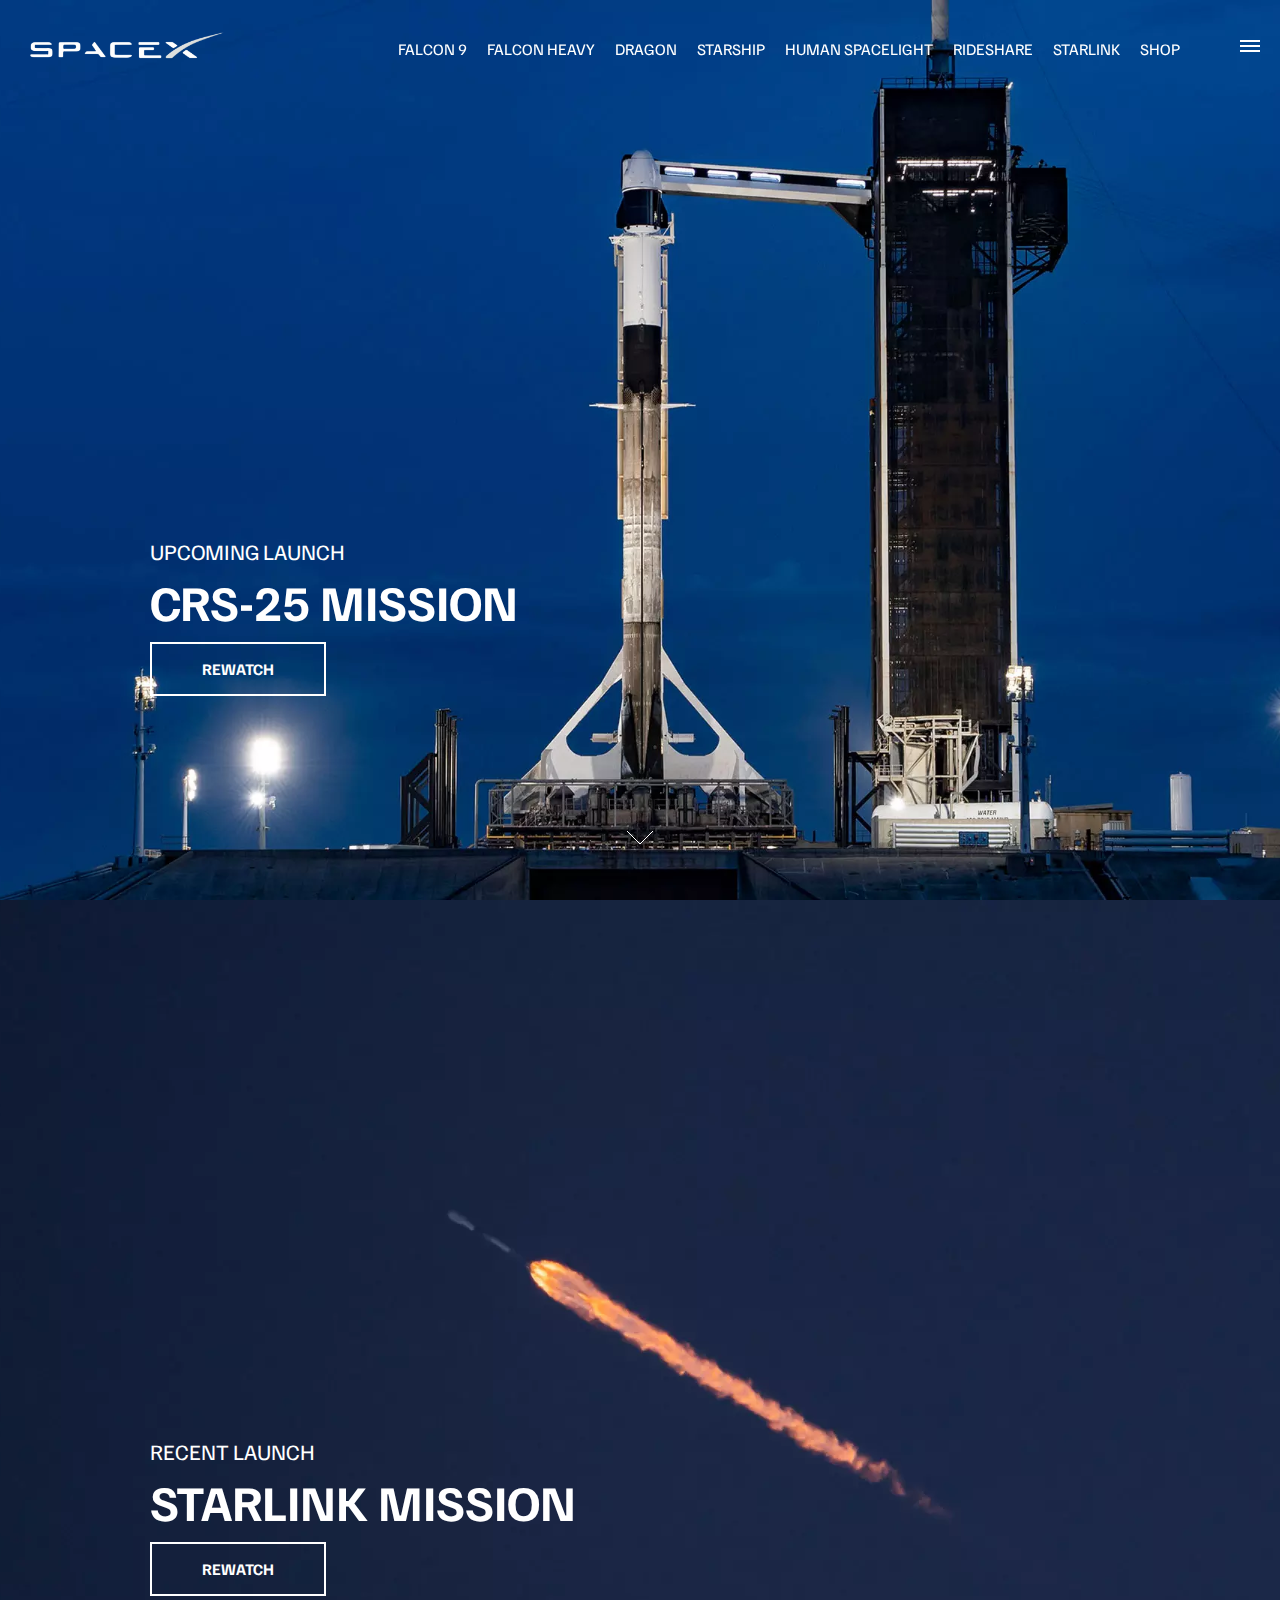
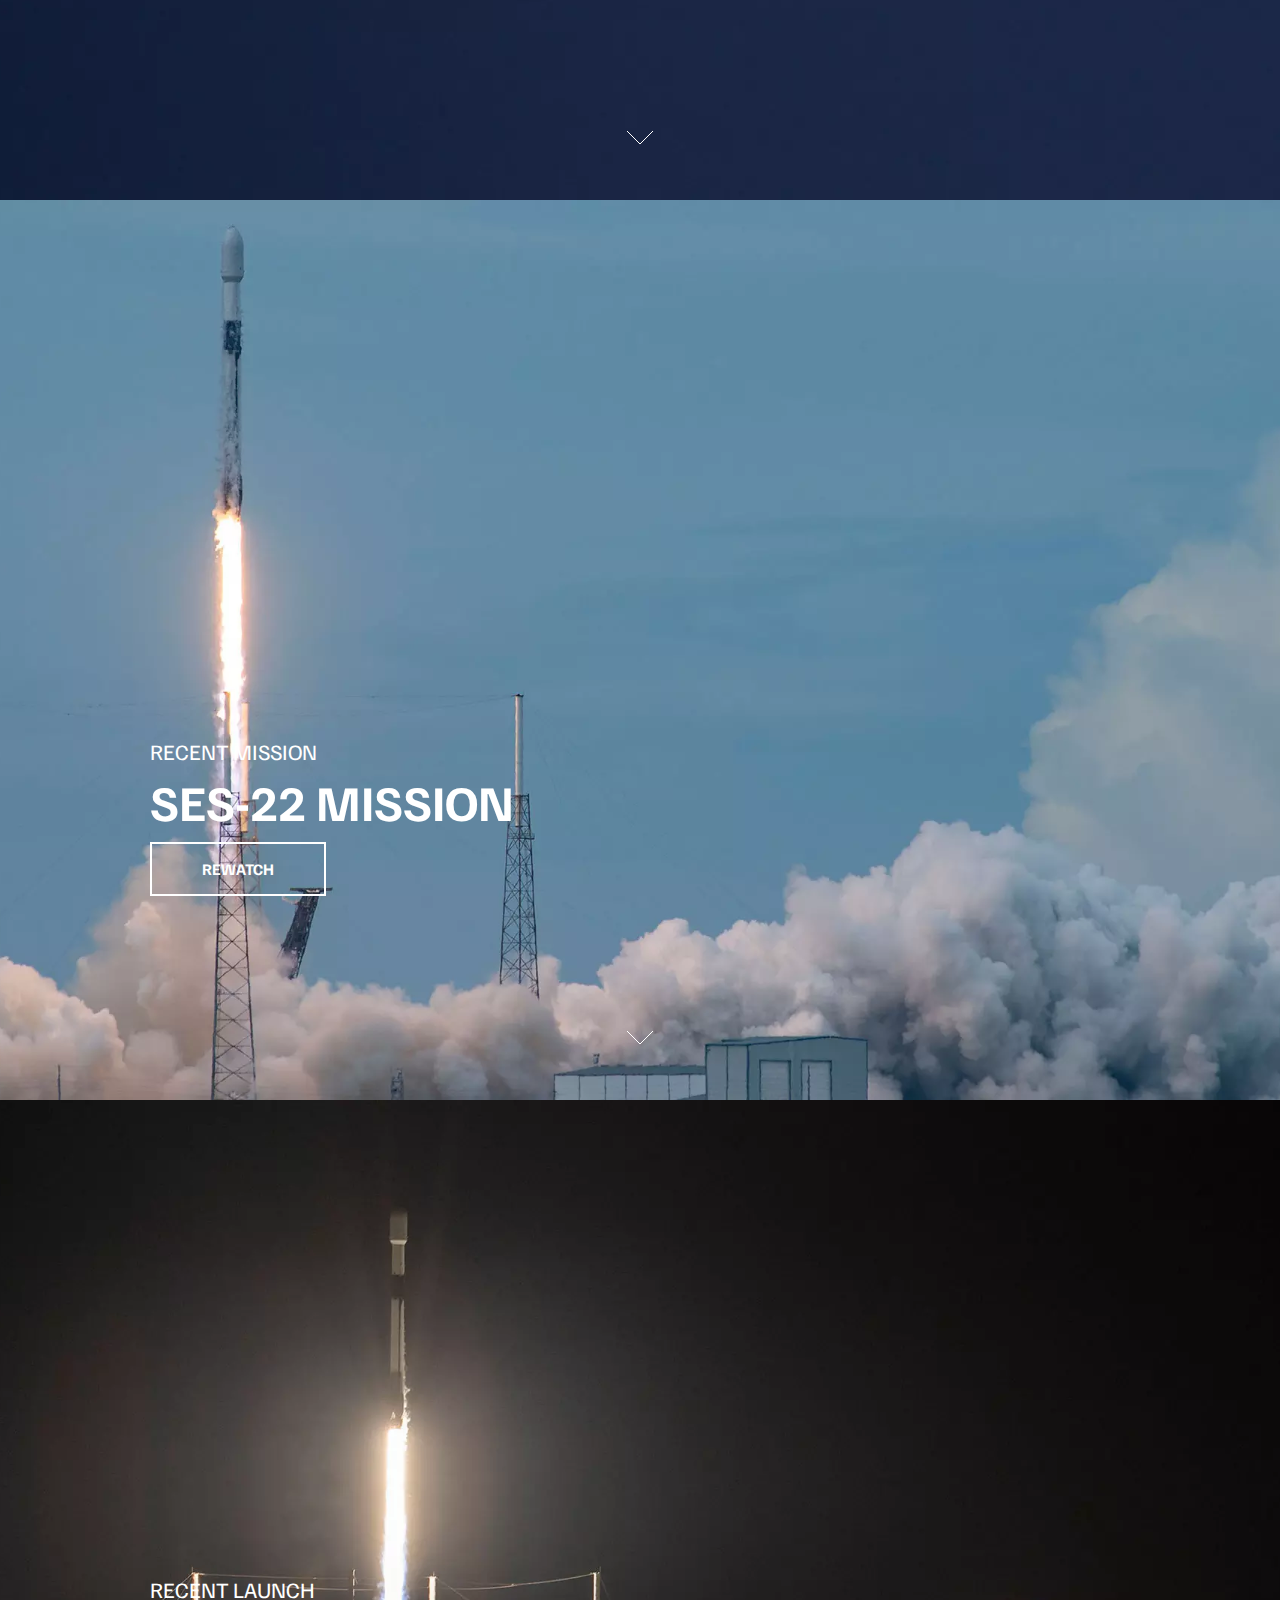
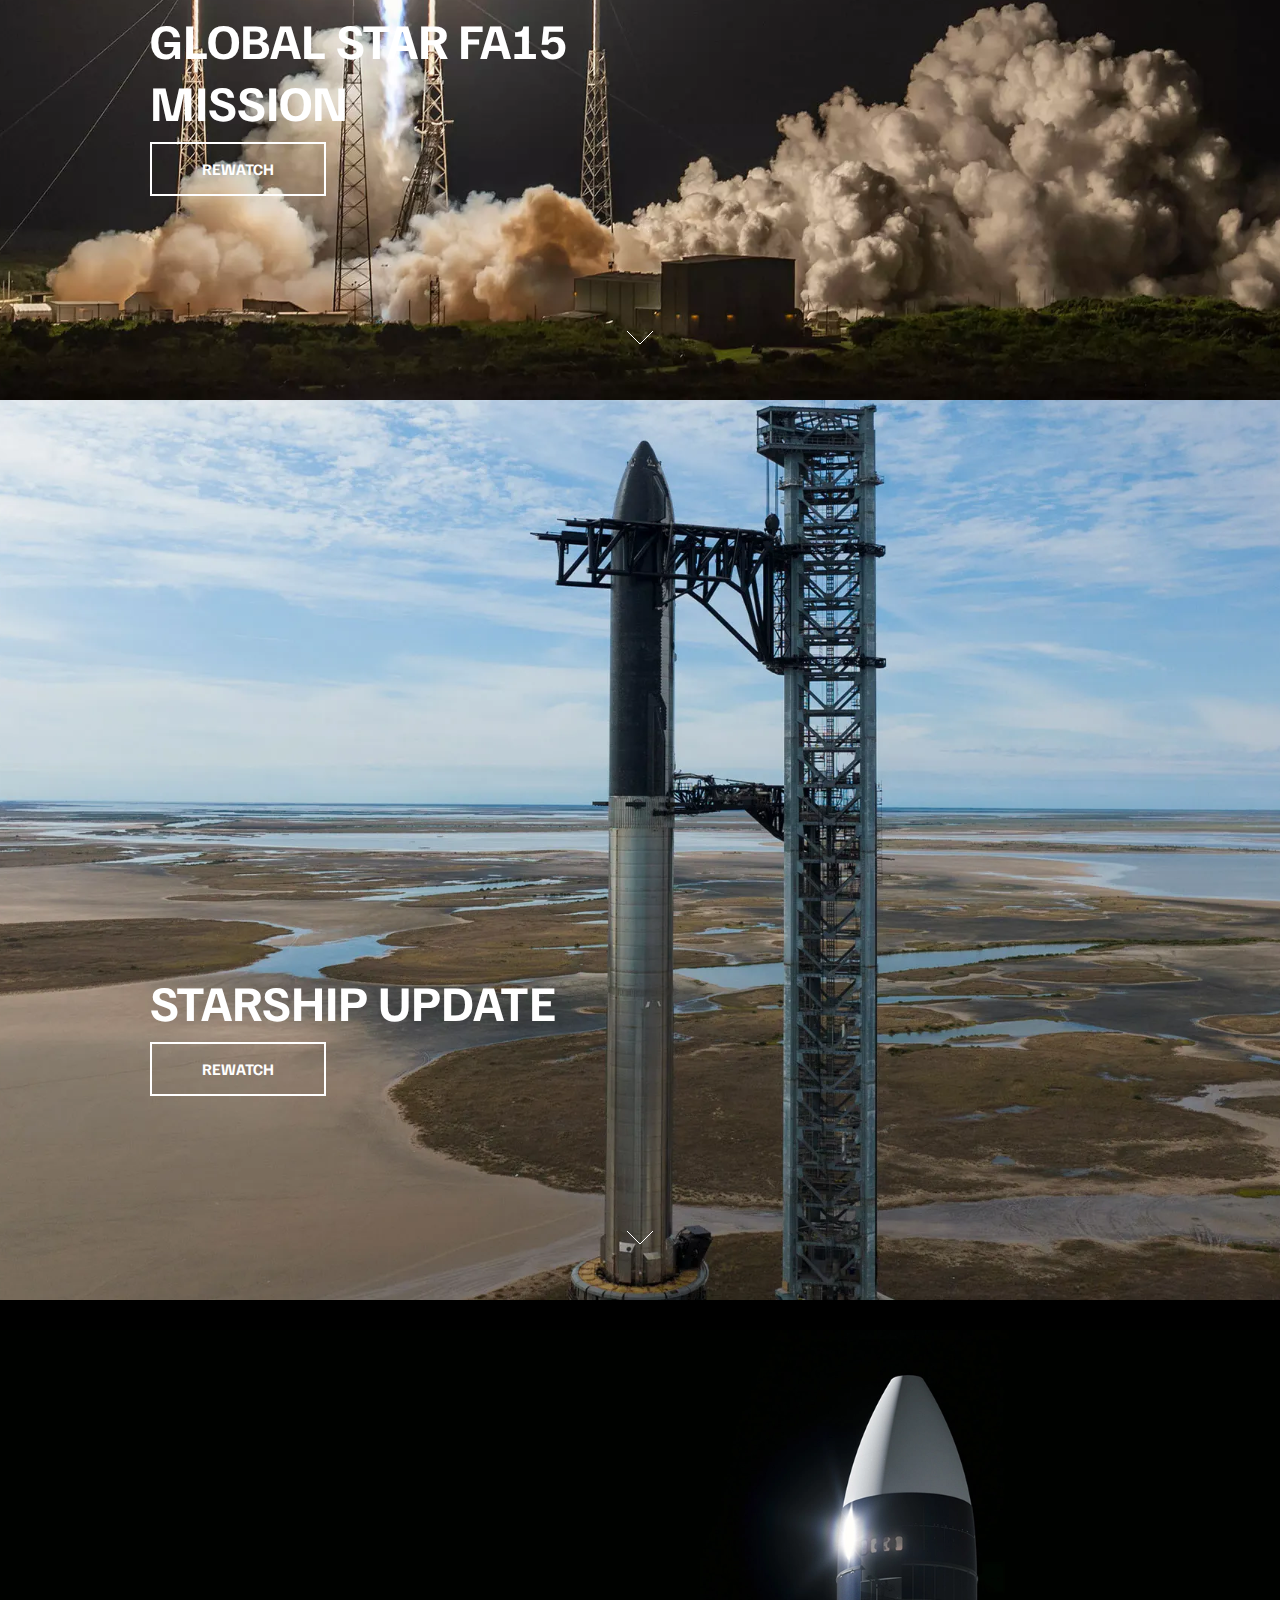
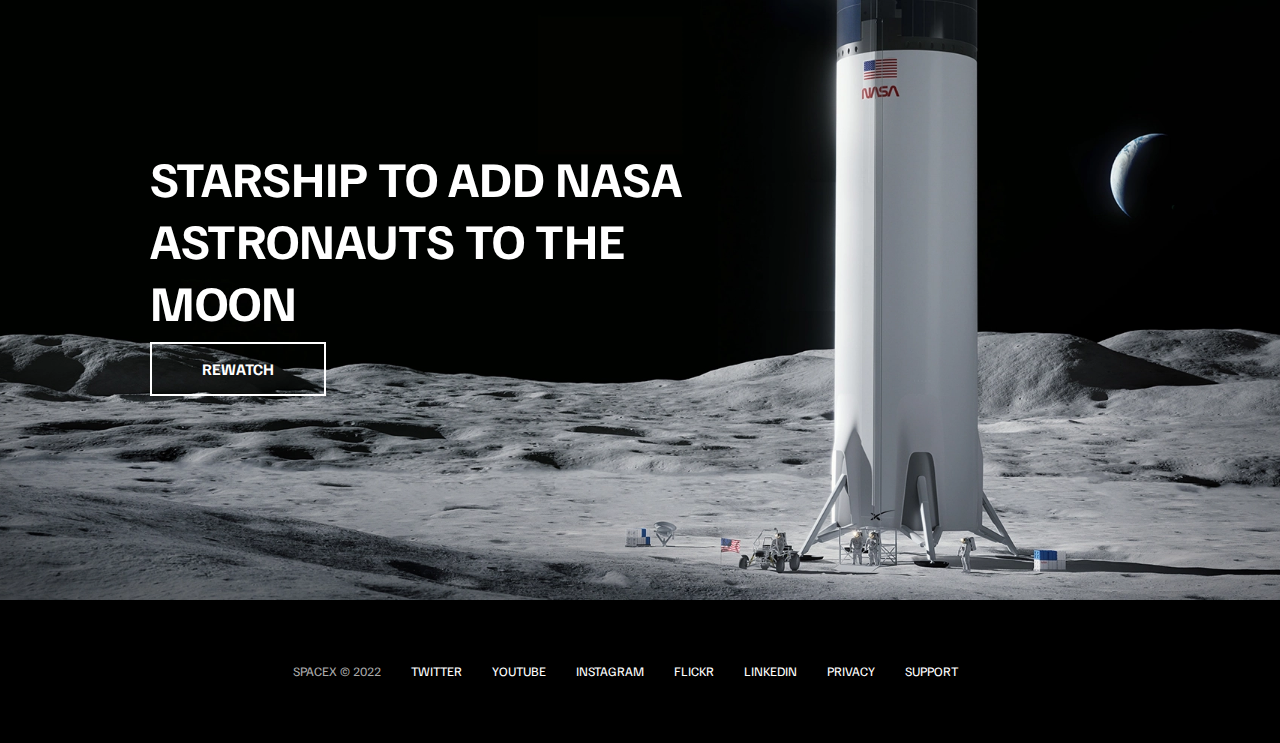
<file: index.html>
<!DOCTYPE html>
<html lang="en">

<head>
    <meta charset="UTF-8">
    <meta http-equiv="X-UA-Compatible" content="IE=edge">
    <meta name="viewport" content="width=device-width, initial-scale=1.0">
    <link rel="stylesheet" href="css/style.css">
    <script src="js/sricpt.js" defer></script>
    <title>SpaceX</title>
</head>

<body>
    <div id="overlay" ></div>
    <div id="mobile-menu" class="mobile-main-menu">
    <ul>
        <li><a href="#">Mission</a></li>
        <li><a href="#">Launches</a></li>
        <li><a href="#">Careers</a></li>
        <li><a href="#">Updates</a></li>
        <li><a href="#">Shop</a></li>

        <li class="mobile-only"><a href="falcon9.html">Falcon 9</a></li>
        <li class="mobile-only"><a href="falcon-heavy.html">Falcon Heavy</a></li>
        <li class="mobile-only"><a href="dragon.html">Dragon</a></li>
        <li class="mobile-only"><a href="#">Starship</a></li>
        <li class="mobile-only"><a href="#">Human Spacelight</a></li>
        <li class="mobile-only"><a href="#">Rideshare</a></li>
        <li class="mobile-only"><a href="#">StarLink</a></li>
        
    </ul>
    </div> 
    <header class="main-header">
        <div class='logo'>
            <a href="index.html">
                <img src="img/logo.png" alt="SpaceX">
        </div>
        <nav class="desktop-main-menu">
            <ul>
                <li><a href="falcon9.html">Falcon 9</a></li>
                <li><a href="falcon-heavy.html">Falcon Heavy</a></li>
                <li><a href="dragon.html">Dragon</a></li>
                <li><a href="#">Starship</a></li>
                <li><a href="#">Human Spacelight</a></li>
                <li><a href="#">Rideshare</a></li>
                <li><a href="#">StarLink</a></li>
                <li><a href="#">Shop</a></li>
            </ul>
        </nav>
    </header>


    <!--Hamburger Menu-->
    <button id="menu-btn" class="hamburger" type="button">
    <span class="hamburger-top"></span>
    <span class="hamburger-middle"></span>
    <span class="hamburger-bottom"></span>
    </button>


    <!-- Section A -->
    <section class="section-a">
        <div class="section-inner">
            <h4>Upcoming Launch</h4>
            <h2>CRS-25 Mission</h2>
            <a href="#" class="btn">
                <div class="hover"></div>
                <span>Rewatch</span>
            </a>
            </div>
        </div>


        <div class="scroll-arrow">
            <svg width="30px" height="20px">
                <path
                stroke="#ffffff"
                fill="none"
                strke-width="2px"
                d="M2.000,5.000 L15.000,18.000 L28.000, 5.000"
               ></path>
            </svg>
            </svg>
        </div>
    </section>

<!-- Section B -->
<section class="section-b">
    <div class="section-inner">
        <h4>Recent Launch</h4>
        <h2>Starlink Mission</h2>
        <a href="#" class="btn">
            <div class="hover"></div>
            <span>Rewatch</span>
        </a>
        </div>
    </div>


    <div class="scroll-arrow">
        <svg width="30px" height="20px">
            <path
            stroke="#ffffff"
            fill="none"
            strke-width="2px"
            d="M2.000,5.000 L15.000,18.000 L28.000, 5.000"
           ></path>
        </svg>
        </svg>
    </div>
</section>
    
<!-- Section C -->
<section class="section-c">
    <div class="section-inner">
        <h4>Recent Mission</h4>
        <h2>SES-22 Mission</h2>
        <a href="#" class="btn">
            <div class="hover"></div>
            <span>Rewatch</span>
        </a>
        </div>
    </div>


    <div class="scroll-arrow">
        <svg width="30px" height="20px">
            <path
            stroke="#ffffff"
            fill="none"
            strke-width="2px"
            d="M2.000,5.000 L15.000,18.000 L28.000, 5.000"
           ></path>
        </svg>
        </svg>
    </div>
</section>

<!-- Section D -->
<section class="section-d">
    <div class="section-inner">
        <h4>Recent Launch</h4>
        <h2>Global Star FA15 Mission</h2>
        <a href="#" class="btn">
            <div class="hover"></div>
            <span>Rewatch</span>
        </a>
        </div>
    </div>


    <div class="scroll-arrow">
        <svg width="30px" height="20px">
            <path
            stroke="#ffffff"
            fill="none"
            strke-width="2px"
            d="M2.000,5.000 L15.000,18.000 L28.000, 5.000"
           ></path>
        </svg>
        </svg>
    </div>
</section>

<!-- Section E -->
<section class="section-e">
    <div class="section-inner">
        <h2>Starship Update</h2>
        <a href="#" class="btn">
            <div class="hover"></div>
            <span>Rewatch</span>
        </a>
        </div>
    </div>


    <div class="scroll-arrow">
        <svg width="30px" height="20px">
            <path
            stroke="#ffffff"
            fill="none"
            strke-width="2px"
            d="M2.000,5.000 L15.000,18.000 L28.000, 5.000"
           ></path>
        </svg>
        </svg>
    </div>
</section>

<!-- Section F -->
<section class="section-f">
    <div class="section-inner">
        <h2>Starship to add NASA Astronauts to the Moon</h2>
        <a href="#" class="btn">
            <div class="hover"></div>
            <span>Rewatch</span>
        </a>
        </div>
</section>

<footer>
    <ul>
        <li>SpaceX &copy; 2022</li>
        <li><a href="#">Twitter</li>
        <li><a href="#">YouTube</li>
        <li><a href="#">Instagram</li>
        <li><a href="#">Flickr</li>
        <li><a href="#">LinkedIn</li>
        <li><a href="#">Privacy</li>
        <li><a href="#">Support</li>
    
    </ul>
</footer>


</body>
</html>
</file>
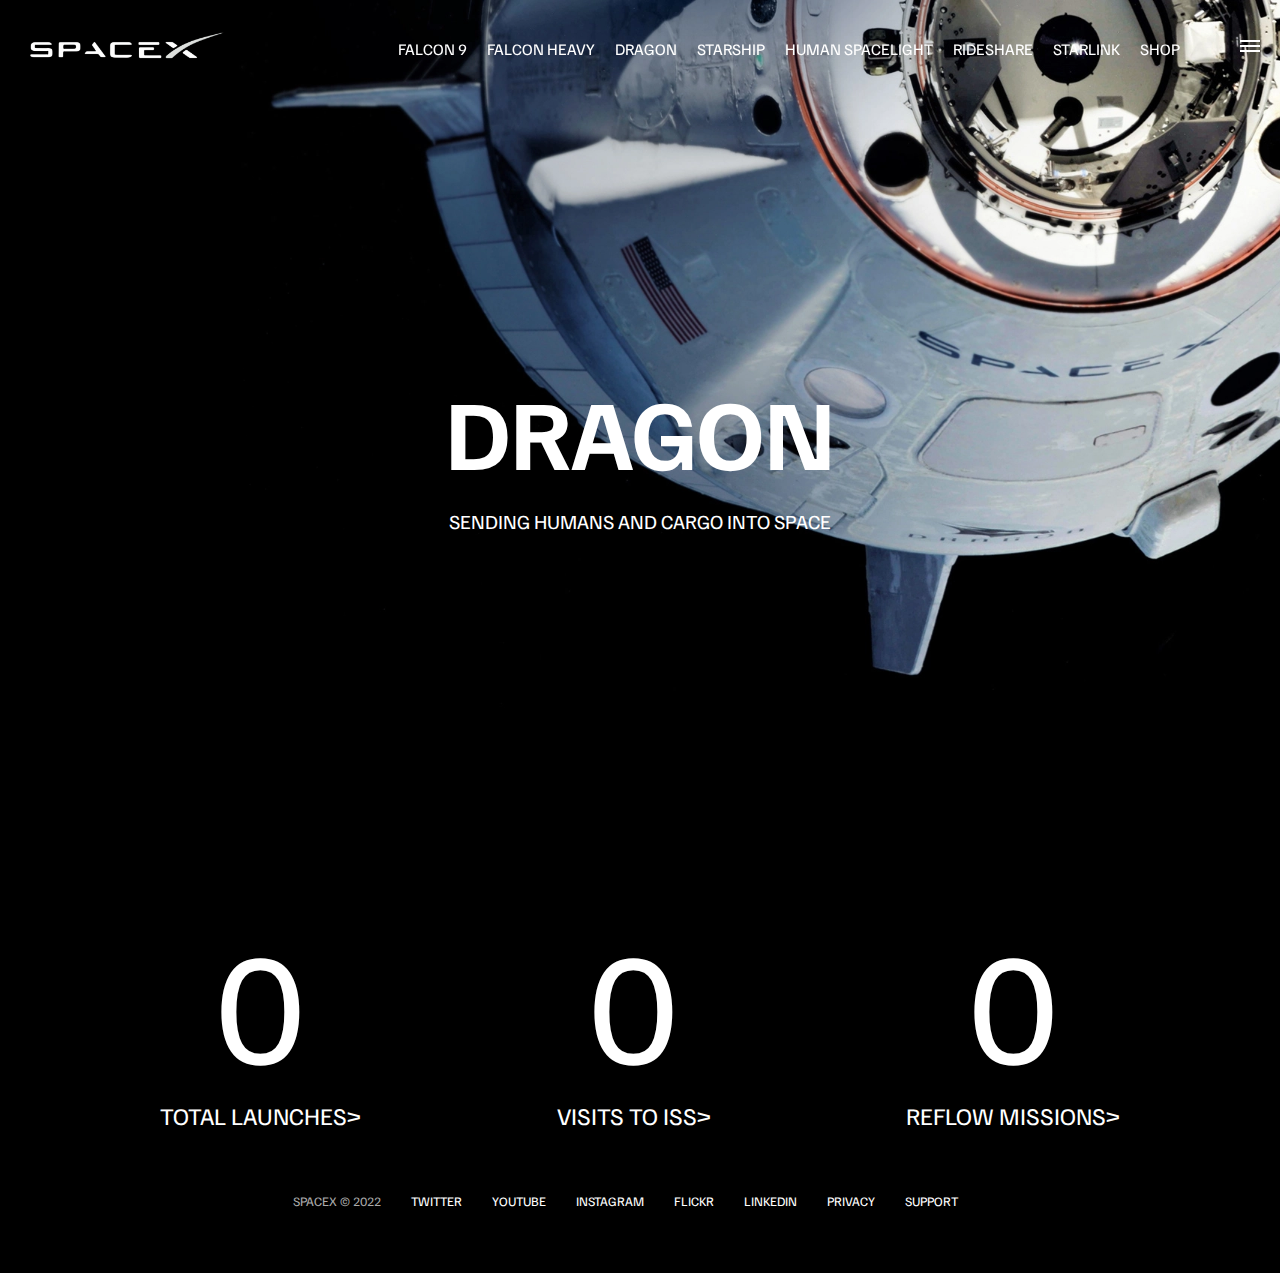
<file: dragon.html>
<!DOCTYPE html>
<html lang="en">

<head>
    <meta charset="UTF-8">
    <meta http-equiv="X-UA-Compatible" content="IE=edge">
    <meta name="viewport" content="width=device-width, initial-scale=1.0">
    <link rel="stylesheet" href="css/style.css">
    <script src="js/sricpt.js" defer></script>
    <title>SpaceX - Dragon</title>
</head>

<body>
    <div id="overlay" ></div>
    <div id="mobile-menu" class="mobile-main-menu">
    <ul>
        <li><a href="#">Mission</a></li>
        <li><a href="#">Launches</a></li>
        <li><a href="#">Careers</a></li>
        <li><a href="#">Updates</a></li>
        <li><a href="#">Shop</a></li>

        <li class="mobile-only"><a href="falcon9.html">Falcon 9</a></li>
        <li class="mobile-only"><a href="falcon-heavy.html">Falcon Heavy</a></li>
        <li class="mobile-only"><a href="dragon.html">Dragon</a></li>
        <li class="mobile-only"><a href="#">Starship</a></li>
        <li class="mobile-only"><a href="#">Human Spacelight</a></li>
        <li class="mobile-only"><a href="#">Rideshare</a></li>
        <li class="mobile-only"><a href="#">StarLink</a></li>
        
    </ul>
    </div> 
    <header class="main-header">
        <div class='logo'>
            <a href="index.html">
                <img src="img/logo.png" alt="SpaceX">
        </div>
        <nav class="desktop-main-menu">
            <ul>
                <li><a href="falcon9.html">Falcon 9</a></li>
                <li><a href="falcon-heavy.html">Falcon Heavy</a></li>
                <li><a href="dragon.html">Dragon</a></li>
                <li><a href="#">Starship</a></li>
                <li><a href="#">Human Spacelight</a></li>
                <li><a href="#">Rideshare</a></li>
                <li><a href="#">StarLink</a></li>
                <li><a href="#">Shop</a></li>
            </ul>
        </nav>
    </header>


    <!--Hamburger Menu-->
    <button id="menu-btn" class="hamburger" type="button">
    <span class="hamburger-top"></span>
    <span class="hamburger-middle"></span>
    <span class="hamburger-bottom"></span>
    </button>

    <section class="section-animate bg-dragon"></section>
    <div class="section-inner-center">
        <h3>Dragon</h3>
        <p>Sending humans and cargo into space</p>
    </div>

<div class="stats">
    <div>
        <span class="counter" data-target="34">0</span>
        <h4>Total Launches></h4>
    </div>
    <div>
        <span class="counter" data-target="31">0</span>
        <h4>Visits to ISS></h4>
    </div>
    <div>
        <span class="counter" data-target="13">0</span>
        <h4>Reflow Missions></h4>
    </div>
</div>

<footer>
    <ul>
        <li>SpaceX &copy; 2022</li>
        <li><a href="#">Twitter</li>
        <li><a href="#">YouTube</li>
        <li><a href="#">Instagram</li>
        <li><a href="#">Flickr</li>
        <li><a href="#">LinkedIn</li>
        <li><a href="#">Privacy</li>
        <li><a href="#">Support</li>
    
    </ul>
</footer>


</body>
</html>
</file>
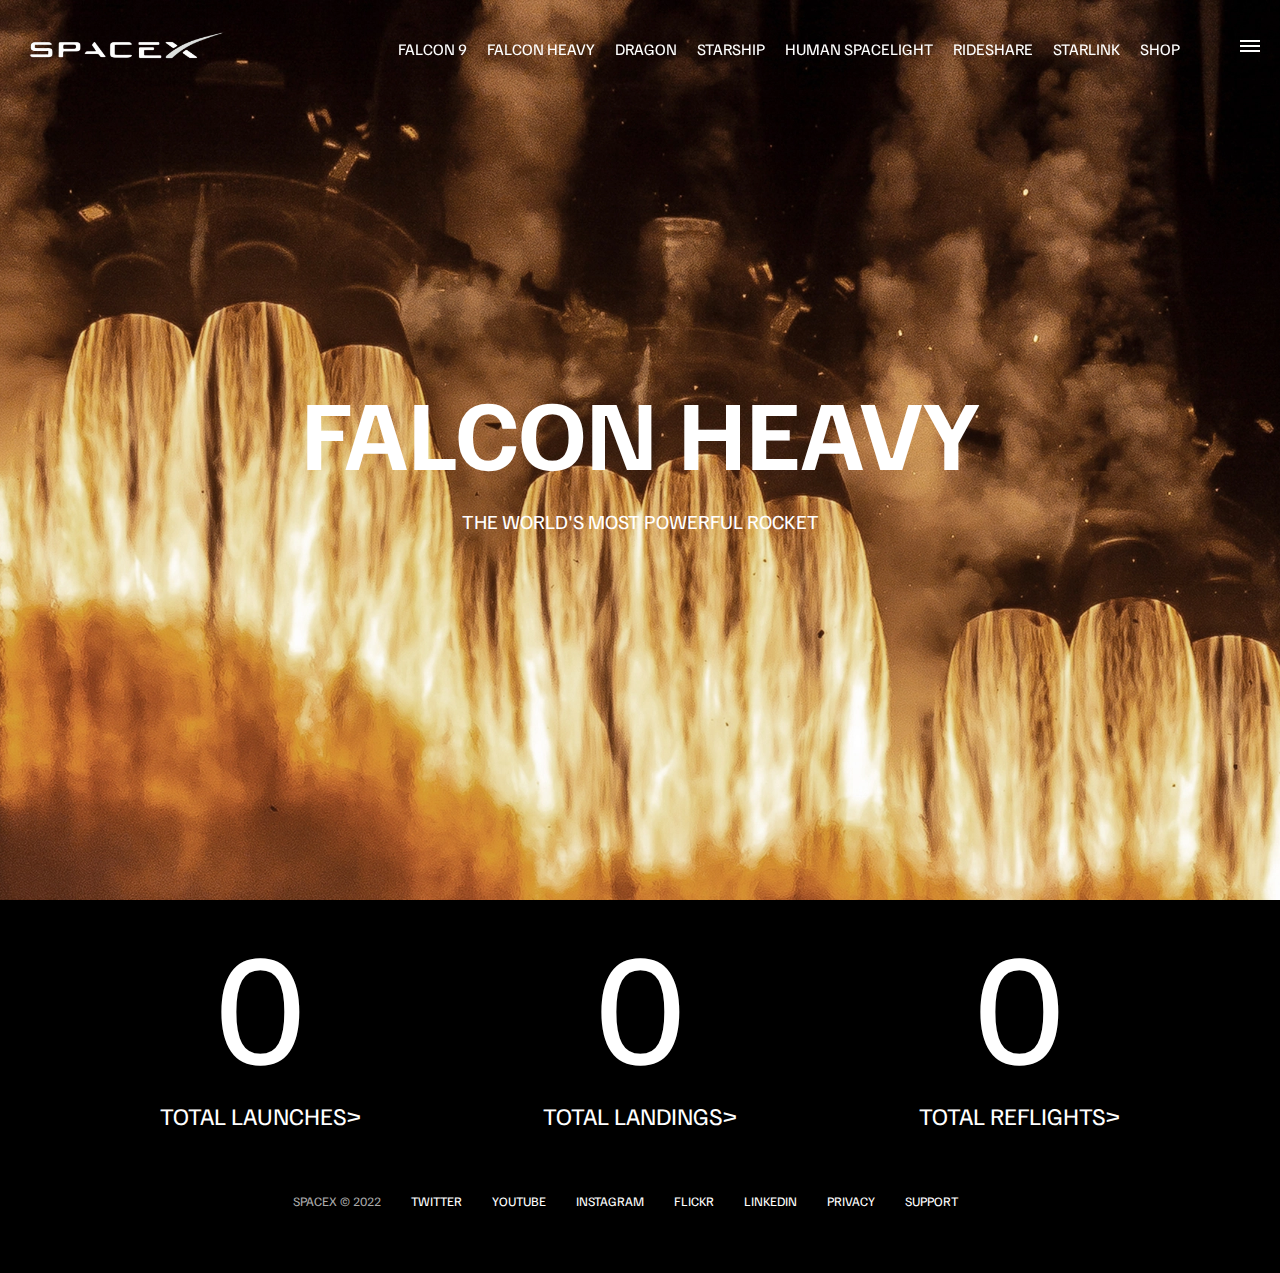
<file: falcon-heavy.html>
<!DOCTYPE html>
<html lang="en">

<head>
    <meta charset="UTF-8">
    <meta http-equiv="X-UA-Compatible" content="IE=edge">
    <meta name="viewport" content="width=device-width, initial-scale=1.0">
    <link rel="stylesheet" href="css/style.css">
    <script src="js/sricpt.js" defer></script>
    <title>SpaceX - Falcon Heavy</title>
</head>

<body>
    <div id="overlay" ></div>
    <div id="mobile-menu" class="mobile-main-menu">
    <ul>
        <li><a href="#">Mission</a></li>
        <li><a href="#">Launches</a></li>
        <li><a href="#">Careers</a></li>
        <li><a href="#">Updates</a></li>
        <li><a href="#">Shop</a></li>

        <li class="mobile-only"><a href="falcon9.html">Falcon 9</a></li>
        <li class="mobile-only"><a href="falcon-heavy.html">Falcon Heavy</a></li>
        <li class="mobile-only"><a href="dragon.html">Dragon</a></li>
        <li class="mobile-only"><a href="#">Starship</a></li>
        <li class="mobile-only"><a href="#">Human Spacelight</a></li>
        <li class="mobile-only"><a href="#">Rideshare</a></li>
        <li class="mobile-only"><a href="#">StarLink</a></li>
        
    </ul>
    </div> 
    <header class="main-header">
        <div class='logo'>
            <a href="index.html">
                <img src="img/logo.png" alt="SpaceX">
        </div>
        <nav class="desktop-main-menu">
            <ul>
                <li><a href="falcon9.html">Falcon 9</a></li>
                <li><a href="falcon-heavy.html">Falcon Heavy</a></li>
                <li><a href="dragon.html">Dragon</a></li>
                <li><a href="#">Starship</a></li>
                <li><a href="#">Human Spacelight</a></li>
                <li><a href="#">Rideshare</a></li>
                <li><a href="#">StarLink</a></li>
                <li><a href="#">Shop</a></li>
            </ul>
        </nav>
    </header>


    <!--Hamburger Menu-->
    <button id="menu-btn" class="hamburger" type="button">
    <span class="hamburger-top"></span>
    <span class="hamburger-middle"></span>
    <span class="hamburger-bottom"></span>
    </button>

    <section class="sec tion-animate bg-falcon-heavy"></section>
    <div class="section-inner-center">
        <h3>Falcon Heavy</h3>
        <p>The world's most powerful rocket </p>
    </div>

<div class="stats">
    <div>
        <span class="counter" data-target="3">0</span>
        <h4>Total Launches></h4>
    </div>
    <div>
        <span class="counter" data-target="7">0</span>
        <h4>Total Landings></h4>
    </div>
    <div>
        <span class="counter" data-target="4">0</span>
        <h4>Total Reflights></h4>
    </div>
</div>

<footer>
    <ul>
        <li>SpaceX &copy; 2022</li>
        <li><a href="#">Twitter</li>
        <li><a href="#">YouTube</li>
        <li><a href="#">Instagram</li>
        <li><a href="#">Flickr</li>
        <li><a href="#">LinkedIn</li>
        <li><a href="#">Privacy</li>
        <li><a href="#">Support</li>
    
    </ul>
</footer>


</body>
</html>
</file>
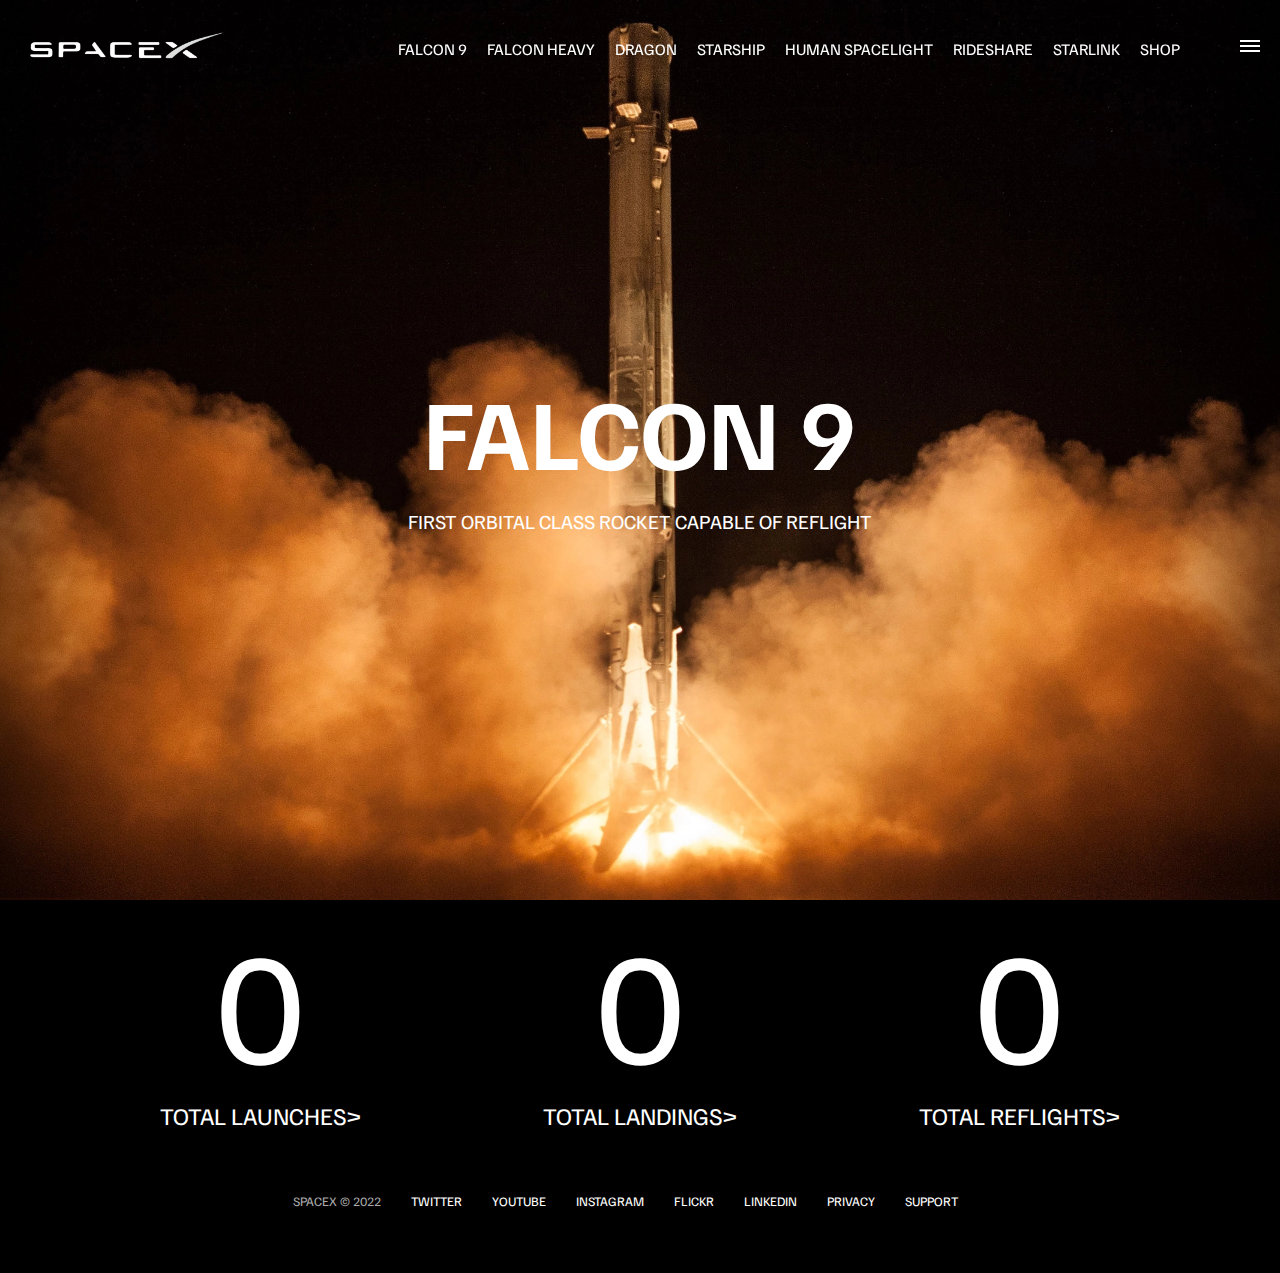
<file: falcon9.html>
<!DOCTYPE html>
<html lang="en">

<head>
    <meta charset="UTF-8">
    <meta http-equiv="X-UA-Compatible" content="IE=edge">
    <meta name="viewport" content="width=device-width, initial-scale=1.0">
    <link rel="stylesheet" href="css/style.css">
    <script src="js/sricpt.js" defer></script>
    <title>SpaceX - Falcon 9</title>
</head>

<body>
    <div id="overlay" ></div>
    <div id="mobile-menu" class="mobile-main-menu">
    <ul>
        <li><a href="#">Mission</a></li>
        <li><a href="#">Launches</a></li>
        <li><a href="#">Careers</a></li>
        <li><a href="#">Updates</a></li>
        <li><a href="#">Shop</a></li>

        <li class="mobile-only"><a href="falcon9.html">Falcon 9</a></li>
        <li class="mobile-only"><a href="falcon-heavy.html">Falcon Heavy</a></li>
        <li class="mobile-only"><a href="dragon.html">Dragon</a></li>
        <li class="mobile-only"><a href="#">Starship</a></li>
        <li class="mobile-only"><a href="#">Human Spacelight</a></li>
        <li class="mobile-only"><a href="#">Rideshare</a></li>
        <li class="mobile-only"><a href="#">StarLink</a></li>
        
    </ul>
    </div> 
    <header class="main-header">
        <div class='logo'>
            <a href="index.html">
                <img src="img/logo.png" alt="SpaceX">
        </div>
        <nav class="desktop-main-menu">
            <ul>
                <li><a href="falcon9.html">Falcon 9</a></li>
                <li><a href="falcon-heavy.html">Falcon Heavy</a></li>
                <li><a href="dragon.html">Dragon</a></li>
                <li><a href="#">Starship</a></li>
                <li><a href="#">Human Spacelight</a></li>
                <li><a href="#">Rideshare</a></li>
                <li><a href="#">StarLink</a></li>
                <li><a href="#">Shop</a></li>
            </ul>
        </nav>
    </header>


    <!--Hamburger Menu-->
    <button id="menu-btn" class="hamburger" type="button">
    <span class="hamburger-top"></span>
    <span class="hamburger-middle"></span>
    <span class="hamburger-bottom"></span>
    </button>

    <section class="section-animate bg-falcon-9"></section>
    <div class="section-inner-center">
        <h3>Falcon 9</h3>
        <p>First orbital class rocket capable of reflight</p>
    </div>

<div class="stats">
    <div>
        <span class="counter" data-target="3">0</span>
        <h4>Total Launches></h4>
    </div>
    <div>
        <span class="counter" data-target="7">0</span>
        <h4>Total Landings></h4>
    </div>
    <div>
        <span class="counter" data-target="4">0</span>
        <h4>Total Reflights></h4>
    </div>
</div>

<footer>
    <ul>
        <li>SpaceX &copy; 2022</li>
        <li><a href="#">Twitter</li>
        <li><a href="#">YouTube</li>
        <li><a href="#">Instagram</li>
        <li><a href="#">Flickr</li>
        <li><a href="#">LinkedIn</li>
        <li><a href="#">Privacy</li>
        <li><a href="#">Support</li>
    
    </ul>
</footer>


</body>
</html>
</file>
<file: css/style.css>
@import url('https://fonts.googleapis.com/css2?family=Familjen+Grotesk:wght@400;600;700&display=swap');

*,
*::before,
*::after {
    margin: 0;
    padding: 0;
    box-sizing: border-box;
}

body {
    font-family: 'Familjen Grotesk', sans-serif;
    background: #000;
    color: #fff;
}

a {
    text-decoration: none;
    color: #fff;
}

ul {
    list-style: none;
}

/* Header/Navbar */
.main-header {
    position: fixed;
    top: 0;
    left: 0;
    width: 100%;
    z-index: 3;
    display: flex;
    justify-content: space-between;
    align-items: center;
    text-transform: uppercase;
    height: 100px;
    padding: 0 30px;

}

/* Logo */
.logo {
    width: 200px;
    height: auto;
}

.logo img {
    display: block;
    width: 100%;
    height: auto;
}

/* Desktop Menu */
.desktop-main-menu {
    margin-right: 50px;
}

.desktop-main-menu ul {
    display: flex;
}

.desktop-main-menu ul li {
    position: relative;
    margin-right: 20px;
    padding-bottom: 2px;
}

/* Menu item bottom border */
.desktop-main-menu ul li a::after {
    content: '';
    position: absolute;
    bottom: 0;
    left: 0;
    width: 100%;
    height: 1px;
    background: #fff;
    transform: scaleX(0);
    transition: transform 0.6s cubic-bezier(0.19, 1, 0.22, 1);
    transform-origin: right center;
}


.desktop-main-menu ul li a:hover:after {
    transform: scaleX(1);
    transform-origin: left center;
    transition-duration: 0.4s;
}

/* Sections */
section {
    position: relative;
    height: 100vh;
    background-position: center center;
    background-repeat: no-repeat;
    background-size: cover;
    text-transform: uppercase;
}

.section-inner {
    position: absolute;
    bottom: 200px;
    left: 150px;
    max-width: 560px;
}

.section-inner h4 {
    font-size: 22px;
    margin-bottom: 5px;
    font-weight: 300;
    animation: fadeInUp 0.5s ease-in-out;
}

.section-inner h2 {
    font-size: 50px;
    margin-bottom: 700;
    font-weight: 20px;
    animation: fadeInUp 0.5s ease-in-out 0.2s;
    animation-fill-mode: both;
}

.section-inner a {
    animation: fadeInUp 0.5s ease-in-out 0.4s;
}


/* Background Images */
.section-a {
    background-image: url('../img/section-a.webp');
}

.section-b {
    background-image: url('../img/section-b.webp');
}

.section-c {
    background-image: url('../img/section-c.webp');
}

.section-d {
    background-image: url('../img/section-d.webp');
}

.section-e {
    background-image: url('../img/section-e.webp');
}

.section-f {
    background-image: url('../img/section-f.webp');
}
.btn {
    position: relative;
    display: inline-block;
    cursor: pointer;
    text-align: center;
    min-width: 130px;
    padding: 15px 50px;
    margin-top: 10px;
    border: 2px solid #fff;
    text-transform: uppercase;
    font-weight: bold;
    overflow: hidden;
    z-index: 2;
}

.btn:hover span {
    color: #000;
}

.btn .hover {
    position: absolute;
    top: 0;
    left: 0;
    width: 100%;
    height: 100%;
    background-color: #fff;
    color: #000;
    z-index: -1;
    transform: translateY(100%);
    transition: transform 0.6s cubic-bezier(0.19, 1, 0.22, 1);
}

.btn:hover .hover {
    transform: translateY(0);
}

.scroll-arrow {
    position: absolute;
    bottom: 50px;
    left: 50%;
    transform: translateX(-50%);
    animation: fadeBounce 5s infinite;
}


/*Footer*/
footer {
    position: relative;
    padding: 55px 0;
}

footer ul {
    display: flex;
    justify-content: center;
    align-items: center;
    flex-wrap: wrap;
}

footer ul li {
    margin-right: 30px;
    color: #aaa;
    text-transform: uppercase;
    font-size: 13px;
    line-height: 2.5;
}

footer ul li a {
    color: #fff;
    transition: color 0.6s;
}

footer ul li a:hover {
    color: #aaa;
}

/*Hambuger Menu*/
.hamburger {
    position: fixed;
    top: 40px;
    right: 20px;
    z-index: 10;
    cursor: pointer;
    width: 20px;
    height: 20px;
    background: none;
    border: none;
}

.hamburger-top,
.hamburger-middle,
.hamburger-bottom {
    position: absolute;
    width: 20px;
    height: 2px;
    top: 0;
    left: 0;
    background: #fff;
    transition: all 0.5s;
}

.hamburger-middle {
    transform: translateY(5px);
}

.hamburger-bottom {
    transform: translateY(10px);
}


/*Transition Hamburger to X when open */
.open {
    transform: rotate(90deg);
}

.open .hamburger-top {
    transform: rotate(45deg) translateY(6px) translateX(6px);
}

.open .hamburger-middle {
    display: none;
}

.open .hamburger-bottom {
    transform: rotate(-45deg) translateY(6px) translateX(-6px);
}

/* Overlay */
.overlay-show {
    position: fixed;
    top: 0;
    left: 0;
    width: 100%;
    height: 100%;
    background-color: rgba(0, 0, 0, 0.5);
    z-index: 3;
}

/* Stop body scroll */
.stop-scrolling {
    overflow: hidden;
}

/* Hide mobile menu items */
.mobile-only {
    display: none;
}

/* Mobile menu */
.mobile-main-menu {
    position: fixed;
    top: 0;
    right: 0;
    width: 350px;
    height: 100%;
    background-color: #000;
    z-index: 4;
    display: flex;
    align-items: center;
    justify-content: center;
    transform: translateX(100%);
    transition: transform 0.6s cubic-bezier(0.19, 1, 0.22, 1);
}

/* Bring menu from right */
.show-menu {
    transform: translateX(0);
}

.mobile-main-menu ul {
    display: flex;
    flex-direction: column;
    align-items: end;
    justify-content: center;
    padding: 50px;
    width: 100px;
}

.mobile-main-menu ul li {
    margin-bottom:  20px;
    font-size: 18px;
    text-transform: uppercase;
    border-bottom: 1px #555 dotted;
    width: 100%;
    text-align: right;
    padding-bottom: 8px;
}

.mobile-main-menu ul li a {
    color: #fff;
    transition: color 0.6s;
}

.mobile-main-menu ul li a:hover {
    color: #aaa;
}

/* Inner Pages */
.bg-falcon-9 {
    background-image: url('../img/falcon-9.webp');
}

.bg-falcon-heavy {
    background-image: url('../img/falcon-heavy.webp');
}

.bg-dragon {
    background-image: url('../img/dragon.webp');
}

.section-animate {
    animation: fadeIn 2s ease-in-out;
}


.section-inner-center{
    position: absolute;
    top: 50%;
    left: 50%;
    transform: translate(-50%, -50%);
    text-transform: uppercase;
    text-align: center;
    width: 80%;
}

.section-inner-center h3 {
    font-size: 100px;
    margin-bottom: 15px;
    animation: fadeInUp 0.5s ease-in-out;
}

.section-inner-center p {
    font-size: 20px;
    animation: fadeInUp 0.5s ease-in-out 0.2s;
    animation-fill-mode: both;
}

/* Stats */
.stats {
    max-width: 960px;
    margin: 0 auto;
    display: flex;
    align-items: center;
    justify-content: space-between;
    text-align: center;
    text-transform: uppercase;
}

.stats div span {
    font-size: 160px;

}

.stats div h4 {
    font-size: 24px;
    font-weight: 300;
}


/* Animations */

@keyframes fadeInUp {
    0% {
        opacity: 0;
        transform: translateY(140px);

    }

    100% {
        opacity: 1;
        transform: translateY(0);
    }

}

@keyframes fadeIn {
    0% {
        opacity: 0;

    }

    100% {
        opacity: 1;
    }

}

@keyframes fadeBounce {

    0%,
    20%,
    50%,
    80%,
    100% {
        opacity: 0;
        transform: translateY(-20px);
    }

    40% {
        opacity: 1;
        transform: translateY(0);
    }
}

/* Media Queries */

@media(max-width: 960px) {
/* Hide Desktop menu */
   .desktop-main-menu {
    display: none;
   }

/* Show main mobile items */
    .mobile-only {
        display: block;
    }

    .section-inner-center h3 {
        font-size: 75px;
    }
}

@media(max-width: 600px) {
    .section-inner{
        bottom: 75px;
        left: 20px;
    }

    .section-inner h2 {
        font-size: 40px;
    }

    footer ul li:first-child {
        position: absolute;
        top: 30px;
        left: 50%;
        transform: translate(-50%, -50%);
    }

    footer ul li {
        margin-right: 15px;
    }

    .logo {
        width: 150px;
        margin: auto;
    }

    .section-inner-center {
        width: 80%;
    }

  
    /* Stats */
    .stats {
        flex-direction: column;
    }

    .stats div {
        margin-bottom: 20px;
    }
}
</file>
